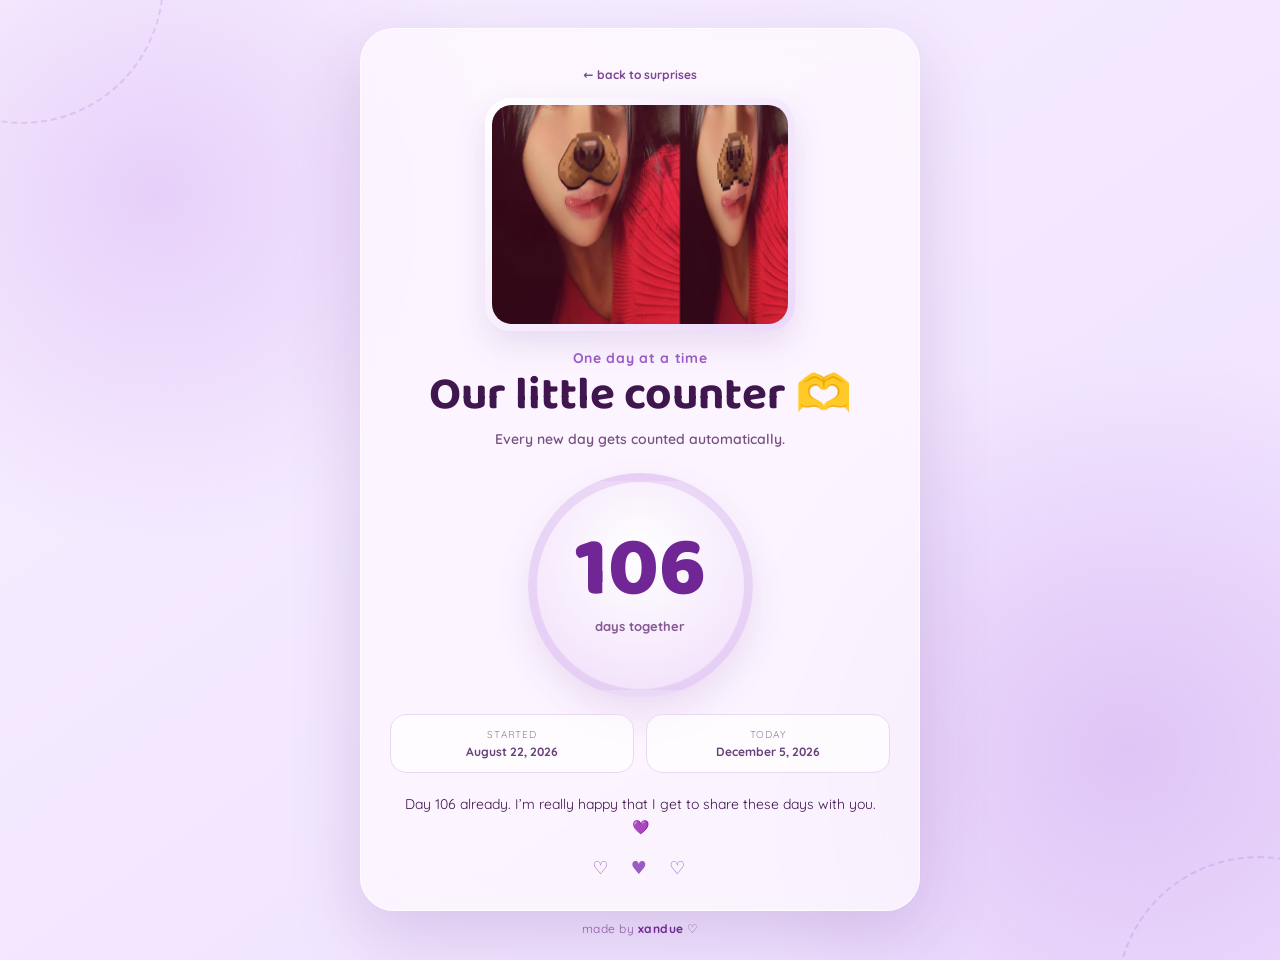
<file: days.html>
<!doctype html>
<html lang="en">
<head>
  <meta charset="UTF-8" />
  <meta name="viewport" content="width=device-width, initial-scale=1.0" />
  <title>Our Days 💜</title>
  <link rel="stylesheet" href="style.css" />
  <link rel="preconnect" href="https://fonts.googleapis.com">
  <link rel="preconnect" href="https://fonts.gstatic.com" crossorigin>
  <link href="https://fonts.googleapis.com/css2?family=Baloo+2:wght@500;600;700;800&family=Quicksand:wght@500;600;700&display=swap" rel="stylesheet">
</head>
<body>
  <main class="app inner-app">
    <section class="card page-card days-page">
      <a class="back-link" href="memories.html">← back to surprises</a>
      <div class="days-photo-wrap">
        <img class="days-photo" src="assets/our-days.jpg" alt="Our memory" onerror="this.style.display='none';this.nextElementSibling.style.display='grid';" />
        <div class="days-photo-placeholder">♡<span>Add our-days.jpg</span></div>
      </div>
      <p class="eyebrow">One day at a time</p>
      <h1>Our little counter 🫶</h1>
      <p class="page-subtitle">Every new day gets counted automatically.</p>

      <div class="day-counter">
        <div class="day-number" id="dayNumber">3</div>
        <div class="day-label">days together</div>
      </div>

      <div class="date-row">
        <div><span>started</span><b>August 22, 2026</b></div>
        <div><span>today</span><b id="todayDate">August 24, 2026</b></div>
      </div>

      <p class="day-message" id="dayMessage">Day 3 already. I’m really happy that I get to share these days with you. 💜</p>
      <div class="tiny-hearts">♡　♥　♡</div>
    </section>
    <footer class="credit">made by <strong>xandue</strong> ♡</footer>
  </main>
  <script>
    // Day 1 = August 22, 2026, so August 24 is Day 3 and August 25 is Day 4.
    const START_DATE = new Date('2026-08-22T00:00:00');
    const now = new Date();
    const todayMidnight = new Date(now.getFullYear(), now.getMonth(), now.getDate());
    const startMidnight = new Date(START_DATE.getFullYear(), START_DATE.getMonth(), START_DATE.getDate());
    const diffDays = Math.max(0, Math.floor((todayMidnight - startMidnight) / 86400000));
    const relationshipDay = diffDays + 1;

    document.getElementById('dayNumber').textContent = relationshipDay;
    document.getElementById('todayDate').textContent = now.toLocaleDateString('en-US', {
      month: 'long', day: 'numeric', year: 'numeric'
    });
    document.getElementById('dayMessage').textContent = `Day ${relationshipDay} already. I’m really happy that I get to share these days with you. 💜`;
  </script>
</body>
</html>
</file>
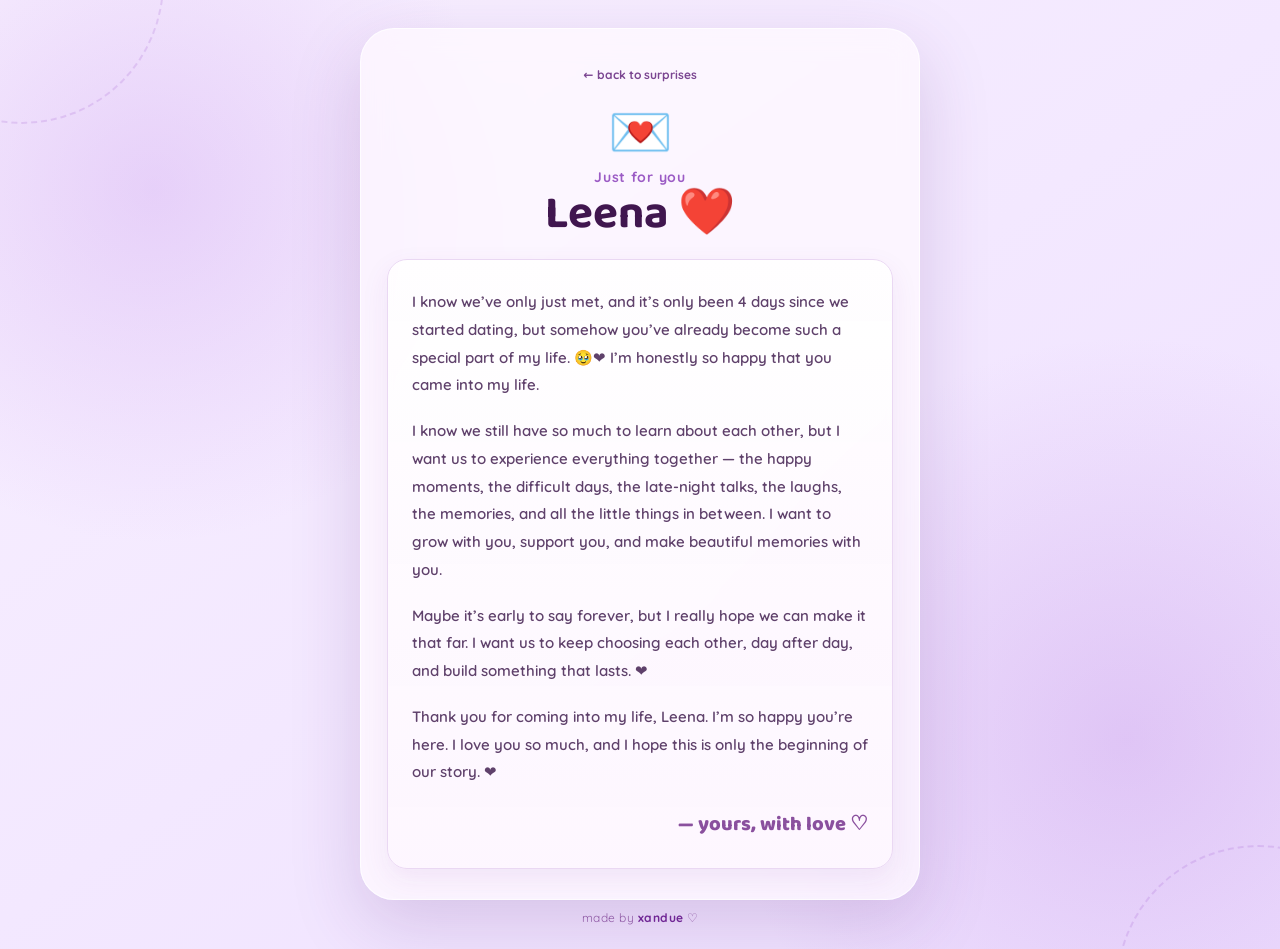
<file: letter.html>
<!doctype html>
<html lang="en">
<head>
  <meta charset="UTF-8" />
  <meta name="viewport" content="width=device-width, initial-scale=1.0" />
  <title>A Letter for Leena 💌</title>
  <link rel="stylesheet" href="style.css" />
  <link rel="preconnect" href="https://fonts.googleapis.com">
  <link rel="preconnect" href="https://fonts.gstatic.com" crossorigin>
  <link href="https://fonts.googleapis.com/css2?family=Baloo+2:wght@500;600;700;800&family=Quicksand:wght@500;600;700&display=swap" rel="stylesheet">
</head>
<body>
  <main class="app inner-app">
    <section class="card page-card letter-page">
      <a class="back-link" href="memories.html">← back to surprises</a>
      <div class="letter-icon">💌</div>
      <p class="eyebrow">Just for you</p>
      <h1>Leena ❤️</h1>
      <div class="letter-paper">
        <p>I know we’ve only just met, and it’s only been 4 days since we started dating, but somehow you’ve already become such a special part of my life. 🥹❤️ I’m honestly so happy that you came into my life.</p>
        <p>I know we still have so much to learn about each other, but I want us to experience everything together — the happy moments, the difficult days, the late-night talks, the laughs, the memories, and all the little things in between. I want to grow with you, support you, and make beautiful memories with you.</p>
        <p>Maybe it’s early to say forever, but I really hope we can make it that far. I want us to keep choosing each other, day after day, and build something that lasts. ❤️</p>
        <p>Thank you for coming into my life, Leena. I’m so happy you’re here. I love you so much, and I hope this is only the beginning of our story. ❤️</p>
        <div class="signature">— yours, with love ♡</div>
      </div>
    </section>
    <footer class="credit">made by <strong>xandue</strong> ♡</footer>
  </main>
</body>
</html>
</file>
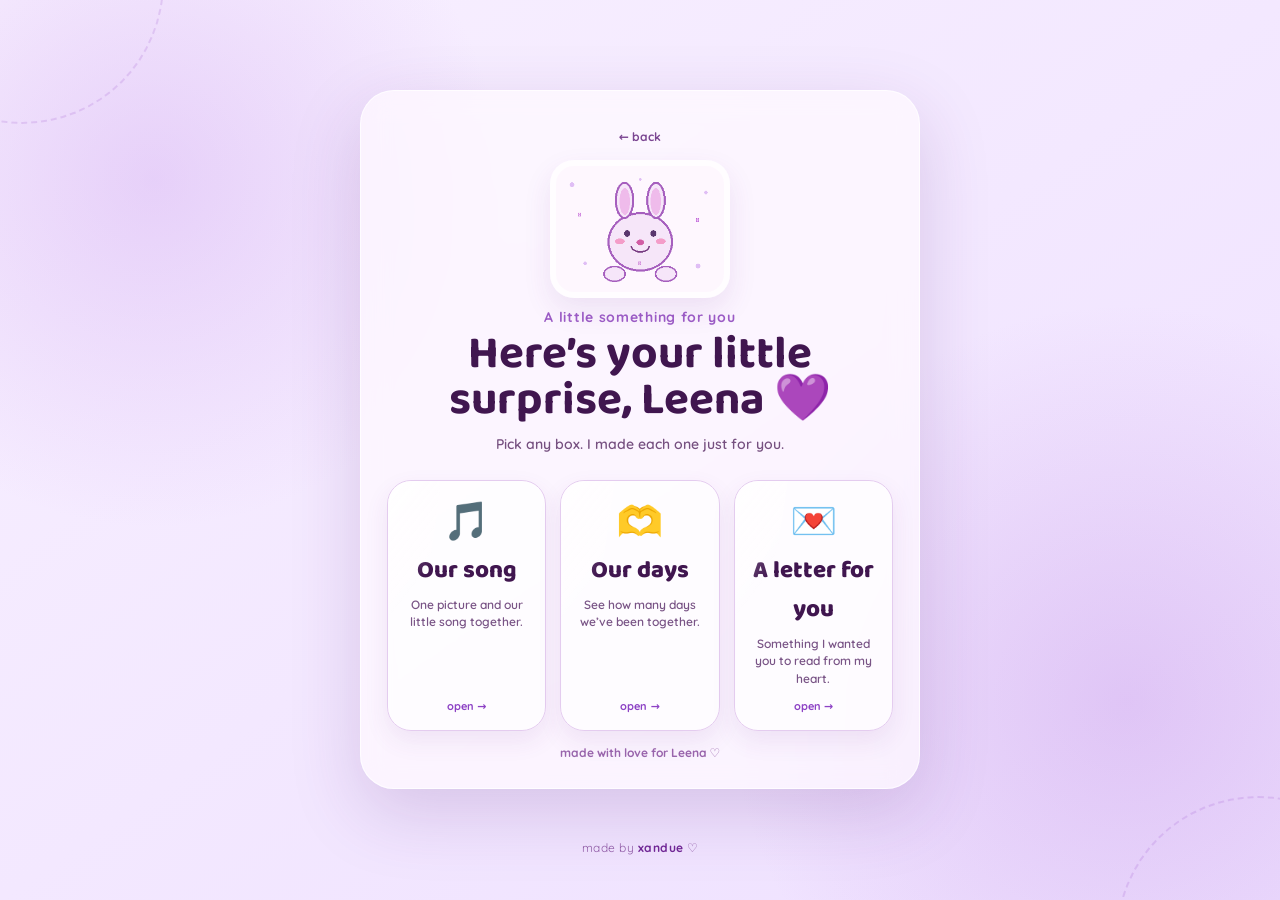
<file: memories.html>
<!doctype html>
<html lang="en">
<head>
  <meta charset="UTF-8" />
  <meta name="viewport" content="width=device-width, initial-scale=1.0" />
  <title>For You, Leena 💜</title>
  <meta name="description" content="Little surprises made with love for Leena." />
  <link rel="stylesheet" href="style.css" />
  <link rel="preconnect" href="https://fonts.googleapis.com">
  <link rel="preconnect" href="https://fonts.gstatic.com" crossorigin>
  <link href="https://fonts.googleapis.com/css2?family=Baloo+2:wght@500;600;700;800&family=Quicksand:wght@500;600;700&display=swap" rel="stylesheet">
</head>
<body>
  <main class="app inner-app">
    <div class="sparkles" aria-hidden="true"></div>

    <section class="card menu-card">
      <a class="back-link" href="index.html">← back</a>
      <div class="mini-gif-wrap"><img src="assets/cute-love.gif" alt="Cute animated love" class="mini-gif" /></div>
      <p class="eyebrow">A little something for you</p>
      <h1>Here’s your little surprise, Leena 💜</h1>
      <p class="menu-subtitle">Pick any box. I made each one just for you.</p>

      <div class="surprise-grid">
        <a class="surprise-box" href="song.html">
          <span class="box-icon">🎵</span>
          <span class="box-title">Our song</span>
          <span class="box-text">One picture and our little song together.</span>
          <span class="box-arrow">open →</span>
        </a>
        <a class="surprise-box" href="days.html">
          <span class="box-icon">🫶</span>
          <span class="box-title">Our days</span>
          <span class="box-text">See how many days we’ve been together.</span>
          <span class="box-arrow">open →</span>
        </a>
        <a class="surprise-box" href="letter.html">
          <span class="box-icon">💌</span>
          <span class="box-title">A letter for you</span>
          <span class="box-text">Something I wanted you to read from my heart.</span>
          <span class="box-arrow">open →</span>
        </a>
      </div>

      <p class="little-note">made with love for Leena ♡</p>
    </section>

    <footer class="credit">made by <strong>xandue</strong> ♡</footer>
  </main>
</body>
</html>
</file>
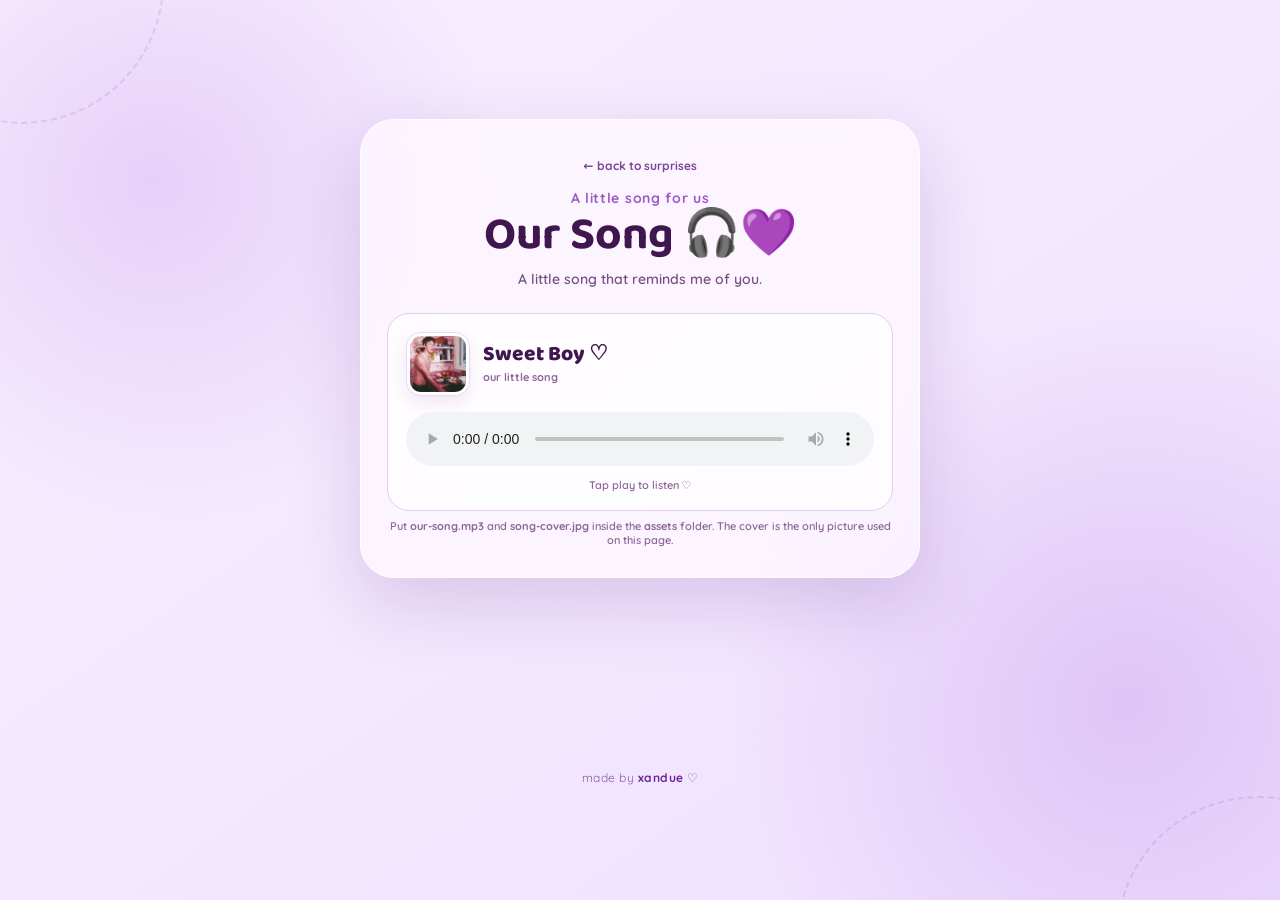
<file: song.html>
<!doctype html>
<html lang="en">
<head>
  <meta charset="UTF-8" />
  <meta name="viewport" content="width=device-width, initial-scale=1.0" />
  <title>Our Song 💜</title>
  <link rel="stylesheet" href="style.css" />
  <link rel="preconnect" href="https://fonts.googleapis.com">
  <link rel="preconnect" href="https://fonts.gstatic.com" crossorigin>
  <link href="https://fonts.googleapis.com/css2?family=Baloo+2:wght@500;600;700;800&family=Quicksand:wght@500;600;700&display=swap" rel="stylesheet">
</head>
<body>
  <main class="app inner-app">
    <section class="card page-card song-page">
      <a class="back-link" href="memories.html">← back to surprises</a>
      <p class="eyebrow">A little song for us</p>
      <h1>Our Song 🎧💜</h1>
      <p class="page-subtitle">A little song that reminds me of you.</p>

      <div class="music-card">
        <div class="song-row">
          <div class="song-thumb-wrap">
            <img class="song-thumb" src="assets/song-cover.jpg" alt="Sweet Boy cover" onerror="this.style.display='none';this.nextElementSibling.style.display='grid';" />
            <div class="song-thumb-placeholder">♡</div>
          </div>
          <div class="song-info">
            <div class="music-title">Sweet Boy ♡</div>
            <div class="song-subtitle">our little song</div>
          </div>
        </div>
        <audio id="loveSong" controls preload="metadata" playsinline>
          <source src="assets/our-song.mp3" type="audio/mpeg" />
          Your browser does not support audio.
        </audio>
        <p class="audio-note">Tap play to listen ♡</p>
      </div>

      <p class="small-tip">Put <b>our-song.mp3</b> and <b>song-cover.jpg</b> inside the <b>assets</b> folder. The cover is the only picture used on this page.</p>
    </section>
    <footer class="credit">made by <strong>xandue</strong> ♡</footer>
  </main>

<script>
  const song = document.getElementById('loveSong');
  song.addEventListener('error', () => {
    const note = document.querySelector('.audio-note');
    if (note) note.textContent = 'The song file could not be loaded. Make sure assets/our-song.mp3 is uploaded. ♡';
  });
</script>
</body>
</html>
</file>
<file: style.css>
@import url('https://fonts.googleapis.com/css2?family=Baloo+2:wght@500;600;700;800&family=Quicksand:wght@500;600;700&display=swap');

:root {
  --bg: #f8f0ff;
  --bg2: #eee0ff;
  --purple: #8d42c5;
  --purple-dark: #5c247e;
  --purple-deep: #40164f;
  --purple-soft: #cba1e8;
  --pink: #e9baf6;
  --white: #fffaff;
  --shadow: 0 24px 70px rgba(93, 40, 126, .18);
}

* { box-sizing: border-box; }
html, body { margin: 0; min-height: 100%; }
body {
  min-height: 100vh;
  font-family: 'Quicksand', system-ui, sans-serif;
  color: var(--purple-deep);
  background: #17101d;
}
button, input { font: inherit; }
button { cursor: pointer; }

.app {
  position: relative;
  min-height: 100vh;
  overflow: hidden;
  display: grid;
  place-items: center;
  padding: 28px 18px;
  background:
    radial-gradient(circle at 12% 20%, rgba(201, 153, 238, .35), transparent 26%),
    radial-gradient(circle at 88% 78%, rgba(174, 107, 218, .25), transparent 30%),
    linear-gradient(145deg, var(--bg), var(--bg2));
}

.app::before, .app::after {
  content: '';
  position: absolute;
  width: 280px; height: 280px;
  border: 2px dashed rgba(141, 66, 197, .16);
  border-radius: 50%;
  pointer-events: none;
}
.app::before { top: -160px; left: -120px; }
.app::after { bottom: -180px; right: -120px; }

.card, .result {
  position: relative;
  z-index: 2;
  width: min(560px, 100%);
  text-align: center;
  padding: 34px 26px 28px;
  border: 1px solid rgba(255,255,255,.75);
  border-radius: 34px;
  background: rgba(255, 250, 255, .72);
  box-shadow: var(--shadow);
  backdrop-filter: blur(14px);
  animation: rise .7s ease both;
}

.character { width: 132px; height: 122px; margin: 0 auto 6px; position: relative; animation: float 3s ease-in-out infinite; }
.cat-face { position: absolute; left: 18px; top: 12px; width: 96px; height: 92px; background: #fffaff; border: 4px solid var(--purple-dark); border-radius: 45% 45% 42% 42%; }
.cat-ear { position: absolute; top: 5px; width: 42px; height: 42px; background: #fffaff; border: 4px solid var(--purple-dark); transform: rotate(45deg); border-radius: 10px 8px 12px 8px; z-index: -1; }
.cat-ear.left { left: 22px; } .cat-ear.right { right: 22px; transform: rotate(45deg); }
.eye { position: absolute; top: 36px; width: 10px; height: 15px; border-radius: 50%; background: var(--purple-deep); }
.eye.e1 { left: 27px; } .eye.e2 { right: 27px; }
.nose { position: absolute; top: 51px; left: 42px; color: #b75ce0; font-size: 13px; }
.cheek { position: absolute; top: 53px; width: 18px; height: 8px; background: #e5b8f5; border-radius: 50%; opacity: .8; }
.cheek.c1 { left: 7px; } .cheek.c2 { right: 7px; }
.paw { position: absolute; top: 66px; color: var(--purple); font-size: 20px; }
.p1 { left: 22px; transform: rotate(-18deg); } .p2 { right: 22px; transform: rotate(18deg); }

.eyebrow { margin: 0 0 5px; font-size: 14px; font-weight: 700; color: #9b5bc5; letter-spacing: .05em; }
h1, h2 { font-family: 'Baloo 2', cursive; margin: 0; line-height: 1; color: var(--purple-deep); }
h1 { font-size: clamp(32px, 7vw, 46px); }
h2 { font-size: clamp(34px, 8vw, 54px); }
.percent { margin-top: 10px; font-family: 'Baloo 2'; font-weight: 800; font-size: 38px; color: var(--purple); }

.gauge-wrap { position: relative; width: 300px; height: 150px; margin: 6px auto 2px; }
.gauge { position: absolute; inset: 0; overflow: hidden; border-radius: 300px 300px 0 0; background: conic-gradient(from 270deg at 50% 100%, #dcb9ee 0 20%, #c990e2 20% 40%, #b966d2 40% 60%, #9e49c2 60% 80%, #702795 80% 100%); clip-path: polygon(0 0,100% 0,100% 100%,0 100%); }
.gauge::after { content:''; position:absolute; width: 218px; height: 218px; left: 41px; top: 42px; background: rgba(255,250,255,.96); border-radius: 50%; }
.gauge-fill { position: absolute; z-index: 1; left: 0; top: 0; width: 50%; height: 100%; transform-origin: 100% 100%; background: rgba(255,250,255,.78); clip-path: polygon(0 0, 100% 0, 100% 100%, 0 100%); transition: transform .25s ease; }
.gauge-inner { position:absolute; z-index:2; left: 78px; bottom: 5px; width: 144px; text-align:center; font-family:'Baloo 2'; }
.gauge-inner span { display:block; font-family:cursive; font-size: 38px; transform: rotate(-6deg); color: var(--purple-deep); }
.gauge-inner b { font-size: 26px; color: var(--purple); }
.gauge-heart { position:absolute; z-index:4; bottom: 10px; font-size: 29px; color: #fff; text-shadow: 0 2px 5px rgba(75,22,96,.3); }
.gauge-heart.left { left: 36px; } .gauge-heart.right { right: 36px; }

.slider-label { display:block; margin-top: 8px; font-size: 13px; font-weight: 700; opacity:.7; }
input[type='range'] { appearance:none; width: min(430px, 90%); height: 8px; margin-top: 11px; border-radius: 20px; outline: none; background: linear-gradient(90deg, var(--purple) var(--value, 0%), #d8c2e6 var(--value, 0%)); }
input[type='range']::-webkit-slider-thumb { appearance:none; width: 23px; height:23px; border-radius:50%; background: var(--white); border: 4px solid var(--purple); box-shadow: 0 3px 10px rgba(93,40,126,.25); }
input[type='range']::-moz-range-thumb { width: 17px; height:17px; border-radius:50%; background: var(--white); border: 4px solid var(--purple); }
.range-values { width:min(430px,90%); margin: 4px auto 0; display:flex; justify-content:space-between; font-size:12px; opacity:.55; }

.action { border: 0; border-radius: 999px; margin-top: 18px; padding: 13px 24px; color: white; font-weight: 800; background: linear-gradient(135deg, #a65ad2, #702795); box-shadow: 0 10px 24px rgba(112,39,149,.25); transition: transform .2s, box-shadow .2s; }
.action:hover { transform: translateY(-2px); box-shadow: 0 13px 30px rgba(112,39,149,.32); }
.action:active { transform: translateY(0); }
.hint { margin: 11px 0 0; font-size: 12px; opacity: .58; }

.corner-heart { position:absolute; z-index:1; right:7%; top:8%; font-size:70px; color:#b967d4; transform: rotate(15deg); opacity:.7; }
.plane { position:absolute; z-index:1; left:7%; bottom:9%; color:var(--purple); opacity:.7; transform: rotate(-14deg); }
.plane-shape { display:block; font-size:72px; filter: drop-shadow(0 5px 4px rgba(100,40,130,.12)); }
.trail { position:absolute; left:8px; top:60px; font-size:50px; border-bottom:3px dashed #b678d5; border-radius:50%; width:105px; height:45px; color:transparent; }

.result { padding-top: 48px; }
.result-character { font-size: 72px; color:var(--purple); margin-bottom: 12px; animation: bounce 1.1s ease infinite; }
.result h2 { margin-bottom: 10px; }
.result p { font-weight: 600; margin: 0 auto; color:#70447f; }
.gifts { display:flex; justify-content:center; gap:16px; flex-wrap:wrap; margin: 28px 0 5px; }
.gift { width:105px; height:105px; border:1px solid #e3c6ee; border-radius:24px; background:rgba(255,255,255,.72); color:var(--purple-deep); font-size:42px; box-shadow:0 9px 25px rgba(112,39,149,.11); transition:transform .2s; }
.gift:hover { transform:translateY(-6px) rotate(-2deg); }
.gift span { display:block; margin-top:4px; font-size:12px; font-weight:800; }
.secondary { background:transparent; color:var(--purple-dark); border:1px solid #b982d0; box-shadow:none; }
.hidden { display:none; }

.toast { position:fixed; z-index:20; left:50%; bottom:25px; transform:translate(-50%, 20px); opacity:0; pointer-events:none; padding:12px 18px; border-radius:999px; background:var(--purple-deep); color:white; font-weight:700; box-shadow:var(--shadow); transition:.25s; }
.toast.show { opacity:1; transform:translate(-50%,0); }

@keyframes rise { from { opacity:0; transform:translateY(18px) scale(.98); } to { opacity:1; transform:none; } }
@keyframes float { 0%,100%{transform:translateY(0)} 50%{transform:translateY(-7px)} }
@keyframes bounce { 0%,100%{transform:translateY(0)} 50%{transform:translateY(-8px)} }
@keyframes pop { 0%{transform:scale(.8)} 70%{transform:scale(1.08)} 100%{transform:scale(1)} }

@media (max-width:600px) {
  .app { padding: 16px; }
  .card, .result { padding: 26px 16px 22px; border-radius: 28px; }
  .gauge-wrap { transform:scale(.9); margin-left:auto; margin-right:auto; }
  .corner-heart { right:2%; top:4%; font-size:48px; }
  .plane { left:0; bottom:4%; transform:scale(.7) rotate(-14deg); }
}


.hero-gif-wrap {
  width: min(240px, 78vw);
  margin: 0 auto 12px;
  padding: 7px;
  border-radius: 28px;
  background: rgba(255,255,255,.72);
  box-shadow: 0 12px 30px rgba(112,39,149,.12);
}
.hero-gif {
  display:block; width:100%; border-radius:22px;
}
.qr-card {
  margin: 24px auto 0; padding: 16px 16px 14px; width:min(260px, 88%);
  border:1px solid #e4ccef; border-radius:24px; background:rgba(255,255,255,.7);
}
.qr-title { margin:0 0 10px !important; font-family:'Baloo 2',cursive; font-size:20px; color:var(--purple-deep) !important; }
.qr-code { width:180px; height:180px; margin:0 auto; padding:10px; background:#fff; border-radius:18px; display:flex; align-items:center; justify-content:center; box-shadow:0 8px 20px rgba(112,39,149,.1); }
.qr-code img { width:160px !important; height:160px !important; image-rendering:auto; }
.qr-note { margin:9px 0 0 !important; font-size:11px !important; opacity:.55; }
.credit { position:relative; z-index:5; margin:10px 0 2px; text-align:center; font-size:12px; color:#8f5aa5; letter-spacing:.04em; }
.credit strong { color:#702795; }

/* Multi-page love story */
.inner-app { padding-top: 28px; padding-bottom: 22px; }
.menu-card, .page-card { max-width: 680px; }
.back-link { display:inline-block; margin-bottom:16px; text-decoration:none; color:#7b4692; font-size:12px; font-weight:800; }
.back-link:hover { text-decoration:underline; }
.mini-gif-wrap { width:min(180px, 54vw); margin:0 auto 10px; padding:6px; border-radius:24px; background:rgba(255,255,255,.72); box-shadow:0 12px 28px rgba(112,39,149,.10); }
.mini-gif { width:100%; display:block; border-radius:18px; }
.menu-subtitle, .page-subtitle { margin:10px auto 0; max-width:520px; font-size:14px; line-height:1.6; color:#765080; font-weight:600; }
.surprise-grid { display:grid; grid-template-columns:repeat(3,1fr); gap:14px; margin:25px 0 12px; }
.surprise-box { min-height:190px; padding:20px 15px 17px; border:1px solid #e4ccef; border-radius:24px; background:rgba(255,255,255,.72); box-shadow:0 10px 25px rgba(112,39,149,.09); text-decoration:none; color:var(--purple-deep); display:flex; flex-direction:column; align-items:center; justify-content:flex-start; transition:transform .2s ease, box-shadow .2s ease, border-color .2s ease; }
.surprise-box:hover { transform:translateY(-6px) rotate(-1deg); box-shadow:0 18px 34px rgba(112,39,149,.16); border-color:#c79bde; }
.box-icon { font-size:38px; line-height:1; margin-bottom:12px; }
.box-title { font-family:'Baloo 2',cursive; font-size:24px; font-weight:800; }
.box-text { margin-top:6px; font-size:12px; line-height:1.45; color:#795486; font-weight:600; }
.box-arrow { margin-top:auto; padding-top:12px; font-size:11px; font-weight:800; color:#8d42c5; }
.little-note { margin:14px 0 0; color:#9a66ad; font-size:12px; font-weight:700; }
.page-card { padding-bottom:30px; }
.song-cover-wrap { width:min(310px,78vw); aspect-ratio:1; margin:0 auto 18px; padding:8px; border-radius:30px; background:linear-gradient(135deg, #fff, #ecd8fa); box-shadow:0 16px 38px rgba(112,39,149,.16); }
.song-cover { width:100%; height:100%; object-fit:cover; border-radius:22px; background:#eee0ff; display:block; }
.music-card { margin:22px auto 0; width:min(520px,100%); padding:18px; border:1px solid #e5cbed; border-radius:22px; background:rgba(255,255,255,.72); }
.music-title { font-family:'Baloo 2',cursive; font-weight:800; font-size:20px; margin-bottom:10px; }
audio { width:100%; }
.audio-note, .small-tip { margin:8px 0 0; font-size:11px; color:#8c6698; font-weight:600; }
.photo-strip { display:grid; grid-template-columns:repeat(3,1fr); gap:10px; margin-top:18px; }
.photo-slot { position:relative; aspect-ratio:1; padding:5px; background:white; border:1px solid #ead8f3; border-radius:18px; box-shadow:0 7px 18px rgba(112,39,149,.08); overflow:hidden; }
.photo-slot img { display:block; width:100%; height:100%; object-fit:cover; border-radius:13px; background:#f1e4f8; }
.photo-slot span { position:absolute; left:8px; bottom:8px; padding:3px 7px; border-radius:999px; background:rgba(255,255,255,.85); font-size:9px; font-weight:800; color:#70447f; }
code { padding:2px 6px; border-radius:7px; background:#efe2f7; color:#6e3f83; }
 .song-row { display:flex; align-items:center; gap:13px; text-align:left; margin-bottom:16px; }
.song-thumb-wrap { width:64px; height:64px; flex:0 0 64px; padding:3px; border-radius:15px; background:#fff; border:1px solid #ead8f3; box-shadow:0 7px 16px rgba(112,39,149,.10); overflow:hidden; }
.song-thumb { width:100%; height:100%; object-fit:cover; display:block; border-radius:11px; }
.song-thumb-placeholder { display:none; width:100%; height:100%; place-items:center; border-radius:11px; background:linear-gradient(135deg,#f2e2fb,#e3c5f0); color:#8c4db0; font-size:28px; }
.song-info { min-width:0; }
.song-info .music-title { margin:0; font-size:21px; line-height:1.1; }
.song-subtitle { margin-top:3px; color:#8c6698; font-size:11px; font-weight:700; }
.days-photo-wrap { width:min(310px,78vw); aspect-ratio:4/3; margin:0 auto 18px; padding:7px; border-radius:26px; background:linear-gradient(135deg,#fff,#ecd8fa); box-shadow:0 14px 32px rgba(112,39,149,.13); overflow:hidden; }
.days-photo { width:100%; height:100%; display:block; object-fit:cover; border-radius:20px; }
.days-photo-placeholder { display:none; width:100%; height:100%; place-items:center; align-content:center; gap:4px; border-radius:20px; background:linear-gradient(135deg,#f4e7fa,#e8cff4); color:#9253ae; font-family:'Baloo 2',cursive; font-size:58px; }
.days-photo-placeholder span { font-family:'Quicksand',sans-serif; font-size:11px; font-weight:800; }
.days-heart { font-size:74px; color:#a050ca; animation:float 3s ease-in-out infinite; }
.day-counter { margin:23px auto 16px; width:225px; height:225px; border-radius:50%; display:grid; place-items:center; align-content:center; background:radial-gradient(circle at 50% 35%, #ffffff, #f0dcfa); border:8px solid rgba(141,66,197,.13); box-shadow:inset 0 0 0 1px #ead5f3, 0 16px 35px rgba(112,39,149,.12); }
.day-number { font-family:'Baloo 2',cursive; font-weight:800; font-size:84px; line-height:.8; color:#702795; }
.day-label { margin-top:15px; font-size:13px; font-weight:800; color:#865795; }
.date-row { display:grid; grid-template-columns:1fr 1fr; gap:12px; width:min(500px,100%); margin:0 auto; }
.date-row > div { padding:13px 10px; border-radius:16px; background:rgba(255,255,255,.68); border:1px solid #ead8f3; }
.date-row span { display:block; font-size:10px; text-transform:uppercase; letter-spacing:.08em; opacity:.55; }
.date-row b { display:block; margin-top:3px; font-size:12px; color:#69407a; }
.day-message { margin:20px auto 0 !important; max-width:480px; line-height:1.65; font-size:14px; }
.tiny-hearts { margin-top:17px; color:#9a5bc2; font-size:18px; letter-spacing:.12em; }
.letter-icon { font-size:52px; margin-bottom:5px; }
.letter-paper { margin:22px auto 0; width:min(590px,100%); padding:28px 24px; text-align:left; border:1px solid #ead8f3; border-radius:20px; background:linear-gradient(180deg, rgba(255,255,255,.88), rgba(253,246,255,.86)); box-shadow:0 10px 28px rgba(112,39,149,.08); }
.letter-paper p { margin:0 0 18px; font-size:15px; line-height:1.85; color:#5f416b; font-weight:600; }
.signature { margin-top:22px; text-align:right; color:#8a509e; font-family:'Baloo 2',cursive; font-size:20px; font-weight:800; }
@media (max-width: 680px) {
  .surprise-grid { grid-template-columns:1fr; }
  .surprise-box { min-height:145px; }
  .box-text { max-width:250px; }
  .photo-strip { gap:7px; }
  .letter-paper { padding:23px 18px; }
  .letter-paper p { font-size:14px; line-height:1.75; }
}

.image-placeholder { display:none; width:100%; height:100%; place-items:center; align-content:center; gap:5px; border-radius:22px; background:linear-gradient(135deg,#f2e2fb,#e3c5f0); color:#8c4db0; font-family:'Baloo 2',cursive; font-size:72px; }
.image-placeholder span { font-family:'Quicksand',sans-serif; font-size:12px; font-weight:800; }
.photo-placeholder { display:none; width:100%; height:100%; place-items:center; align-content:center; gap:4px; border-radius:13px; background:linear-gradient(135deg,#f4e7fa,#e8cff4); color:#9253ae; font-family:'Baloo 2',cursive; font-size:36px; }
.photo-placeholder small { font-family:'Quicksand',sans-serif; font-size:9px; font-weight:800; }


/* Extra smooth motion — soft, handmade-feeling transitions */
body { overflow-x:hidden; }
body::before, body::after {
  content:""; position:fixed; z-index:-2; pointer-events:none; border-radius:50%; filter:blur(12px);
  opacity:.55; animation:drift 12s ease-in-out infinite alternate;
}
body::before { width:210px; height:210px; top:-70px; left:-70px; background:rgba(182,119,224,.18); }
body::after { width:240px; height:240px; right:-90px; bottom:-80px; background:rgba(232,180,255,.23); animation-delay:-4s; }
.app { animation:pageIn .7s cubic-bezier(.2,.8,.2,1) both; }
.card, .result { animation:cardIn .75s cubic-bezier(.2,.8,.2,1) both; }
.surprise-grid .surprise-box { animation:riseIn .65s cubic-bezier(.2,.8,.2,1) both; }
.surprise-grid .surprise-box:nth-child(2){animation-delay:.08s}
.surprise-grid .surprise-box:nth-child(3){animation-delay:.16s}
.surprise-box { position:relative; overflow:hidden; }
.surprise-box::after {
  content:""; position:absolute; inset:-60% -20%; background:linear-gradient(120deg,transparent 35%,rgba(255,255,255,.55) 50%,transparent 65%);
  transform:translateX(-70%) rotate(8deg); transition:transform .9s ease; pointer-events:none;
}
.surprise-box:hover::after, .surprise-box:focus-visible::after { transform:translateX(70%) rotate(8deg); }
.box-icon { animation:softBob 2.8s ease-in-out infinite; }
.surprise-box:nth-child(2) .box-icon { animation-delay:-.8s; }
.surprise-box:nth-child(3) .box-icon { animation-delay:-1.6s; }
.song-thumb-wrap { transition:transform .35s ease, box-shadow .35s ease; }
.music-card:hover .song-thumb-wrap { transform:rotate(-3deg) scale(1.04); box-shadow:0 10px 22px rgba(112,39,149,.16); }
.song-thumb { transition:transform .5s ease; }
.music-card:hover .song-thumb { transform:scale(1.05); }
.days-photo-wrap { animation:photoFloat 4.5s ease-in-out infinite; }
.day-counter { animation:counterPulse 3.4s ease-in-out infinite; }
.letter-paper { animation:paperIn .9s ease both; }
.back-link { transition:transform .25s ease; }
.back-link:hover { transform:translateX(-4px); }
.action { position:relative; overflow:hidden; }
.action::after { content:""; position:absolute; top:0; bottom:0; left:-40%; width:30%; background:rgba(255,255,255,.45); transform:skewX(-20deg); animation:buttonShine 3.8s ease-in-out infinite; }
@keyframes pageIn { from{opacity:0; transform:translateY(12px)} to{opacity:1; transform:none} }
@keyframes cardIn { from{opacity:0; transform:translateY(18px) scale(.985)} to{opacity:1; transform:none} }
@keyframes riseIn { from{opacity:0; transform:translateY(18px)} to{opacity:1; transform:none} }
@keyframes drift { from{transform:translate3d(0,0,0) rotate(0)} to{transform:translate3d(22px,-16px,0) rotate(8deg)} }
@keyframes softBob { 0%,100%{transform:translateY(0) rotate(0)} 50%{transform:translateY(-5px) rotate(1.5deg)} }
@keyframes photoFloat { 0%,100%{transform:translateY(0) rotate(0)} 50%{transform:translateY(-5px) rotate(.5deg)} }
@keyframes counterPulse { 0%,100%{box-shadow:inset 0 0 0 1px #ead5f3,0 16px 35px rgba(112,39,149,.12)} 50%{box-shadow:inset 0 0 0 1px #ead5f3,0 20px 42px rgba(112,39,149,.18)} }
@keyframes paperIn { from{opacity:0; transform:translateY(16px) rotate(.4deg)} to{opacity:1; transform:none} }
@keyframes buttonShine { 0%,65%{transform:translateX(-180%) skewX(-20deg)} 85%,100%{transform:translateX(440%) skewX(-20deg)} }
@media (prefers-reduced-motion: reduce) {
  *,*::before,*::after { animation-duration:.01ms !important; animation-iteration-count:1 !important; transition-duration:.01ms !important; }
}
</file>
